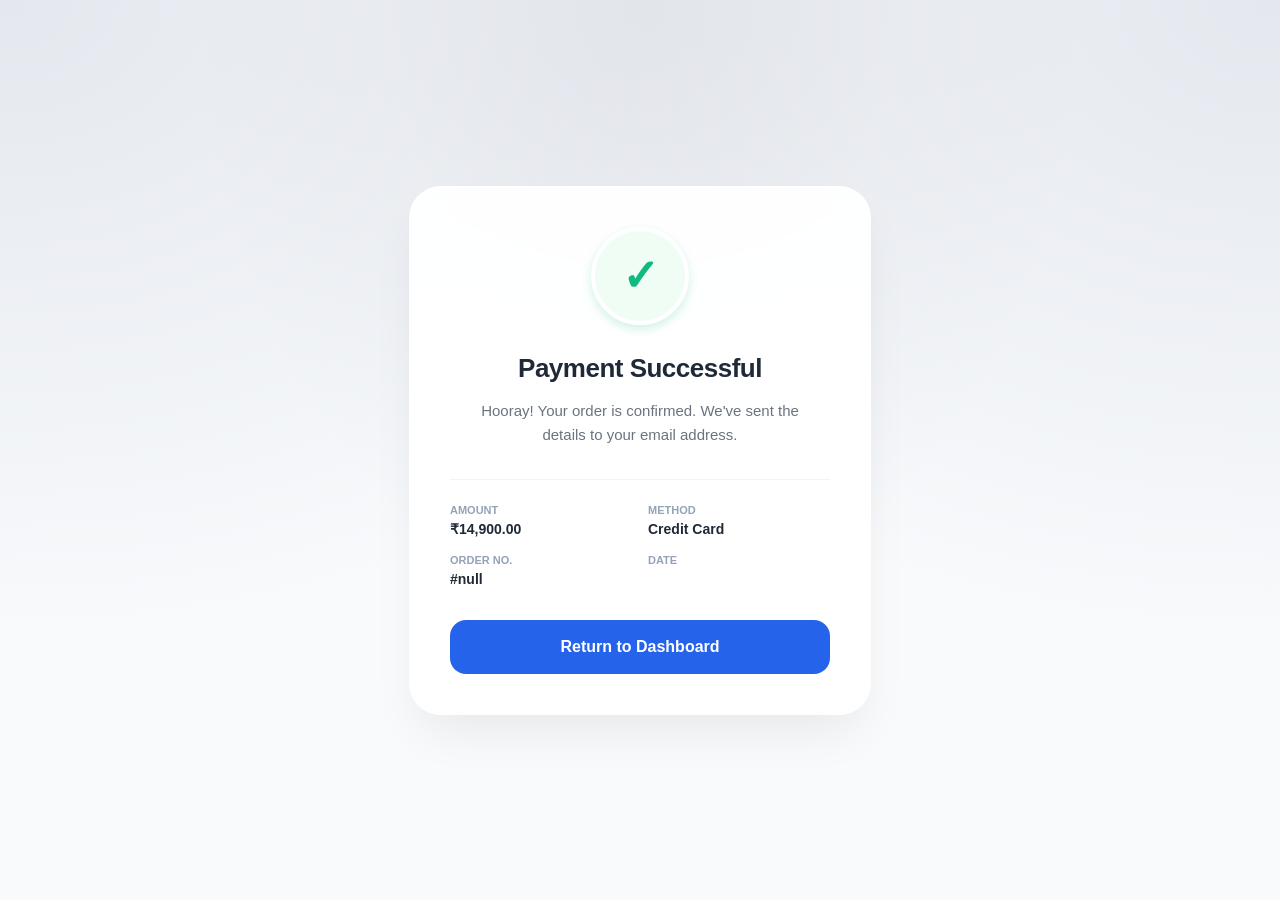
<file: success.html>
<!DOCTYPE html>
<html lang="en">
<head>
    <meta charset="UTF-8">
    <meta name="viewport" content="width=device-width, initial-scale=1.0">
    <title>Payment Successful</title>
    <style>
        :root {
            --primary-blue: #2563eb;
            --success-green: #10b981;
            /* Beautiful light palette */
            --bg-color: #f8fafc;
            --text-main: #1f2937;
            --text-muted: #6b7280;
        }

        body { 
            font-family: 'Inter', -apple-system, sans-serif; 
            display: flex; 
            justify-content: center; 
            align-items: center; 
            height: 100vh; 
            margin: 0;
            /* Modern Mesh Gradient Background */
            background-color: #f8fafc;
            background-image: 
                radial-gradient(at 0% 0%, hsla(225,39%,30%,0.1) 0, transparent 50%), 
                radial-gradient(at 50% 0%, hsla(225,39%,20%,0.05) 0, transparent 50%), 
                radial-gradient(at 100% 0%, hsla(225,39%,30%,0.1) 0, transparent 50%);
        }

        .success-card { 
            background: rgba(255, 255, 255, 0.95); 
            padding: 40px; 
            border-radius: 32px; 
            text-align: center; 
            width: 380px; 
            /* Soft, deep shadow for a 'floating' effect */
            box-shadow: 0 25px 50px -12px rgba(0, 0, 0, 0.08);
            border: 1px solid rgba(255, 255, 255, 0.8);
            backdrop-filter: blur(10px);
            animation: cardEntrance 0.8s cubic-bezier(0.2, 0.8, 0.2, 1);
        }

        @keyframes cardEntrance {
            from { opacity: 0; transform: translateY(40px); }
            to { opacity: 1; transform: translateY(0); }
        }

        .icon-circle {
            width: 90px;
            height: 90px;
            background: #f0fdf4;
            border-radius: 50%;
            display: flex;
            justify-content: center;
            align-items: center;
            margin: 0 auto 28px;
            border: 4px solid #ffffff;
            box-shadow: 0 4px 10px rgba(16, 185, 129, 0.2);
        }

        .checkmark {
            color: var(--success-green);
            font-size: 44px;
            font-weight: bold;
            display: inline-block;
            animation: checkPop 0.4s 0.6s both cubic-bezier(0.175, 0.885, 0.32, 1.275);
        }

        h1 { 
            font-size: 26px; 
            margin: 0 0 12px; 
            color: var(--text-main);
            letter-spacing: -0.5px;
        }

        .confetti-text { 
            color: var(--text-muted); 
            font-size: 15px; 
            line-height: 1.6;
            margin-bottom: 32px;
            padding: 0 10px;
        }

        /* Subtle Receipt Details */
        .details-grid {
            border-top: 1px solid #f1f5f9;
            padding-top: 24px;
            margin-bottom: 32px;
            display: grid;
            grid-template-columns: 1fr 1fr;
            gap: 16px;
            text-align: left;
        }

        .detail-item label {
            display: block;
            font-size: 11px;
            text-transform: uppercase;
            color: #94a3b8;
            font-weight: 700;
            margin-bottom: 4px;
        }

        .detail-item span {
            font-size: 14px;
            color: var(--text-main);
            font-weight: 600;
        }

        .btn-home { 
            display: block;
            background: var(--primary-blue);
            color: white; 
            text-decoration: none; 
            font-weight: 700; 
            padding: 18px;
            border-radius: 16px;
            transition: all 0.3s ease;
            font-size: 16px;
        }

        .btn-home:hover {
            background: #1d4ed8;
            transform: scale(1.02);
            box-shadow: 0 10px 20px -5px rgba(37, 99, 235, 0.4);
        }

        @keyframes checkPop 
        {
            0% { transform: scale(0) rotate(-45deg); opacity: 0; }
            100% { transform: scale(1) rotate(0deg); opacity: 1; }
        }
    </style>
</head>
<body>
    <div class="success-card">
        <div class="icon-circle">
            <span class="checkmark">✓</span>
        </div>
        
        <h1>Payment Successful</h1>
        <p class="confetti-text">Hooray! Your order is confirmed. We've sent the details to your email address.</p>
        
        <div class="details-grid">
            <div class="detail-item">
                <label>Amount</label>
                <span>₹14,900.00</span>
            </div>
            <div class="detail-item">
                <label>Method</label>
                <span>Credit Card</span>
            </div>
            <div class="detail-item">
                <label>Order No.</label>
                <span id="order-id"></span>
            </div>
            <div class="detail-item">
                <label>Date</label>
                <span id="order-date"></span>
            </div>
        </div>

        <a href="index.html" class="btn-home">Return to Dashboard</a>
    </div>
    <script>
    const params = new URLSearchParams(window.location.search);

    const order = params.get("order");
    const date = params.get("date");

    document.getElementById("order-id").innerText = "#" + order;
    document.getElementById("order-date").innerText = date;
    </script>
</body>
</html>
</file>
